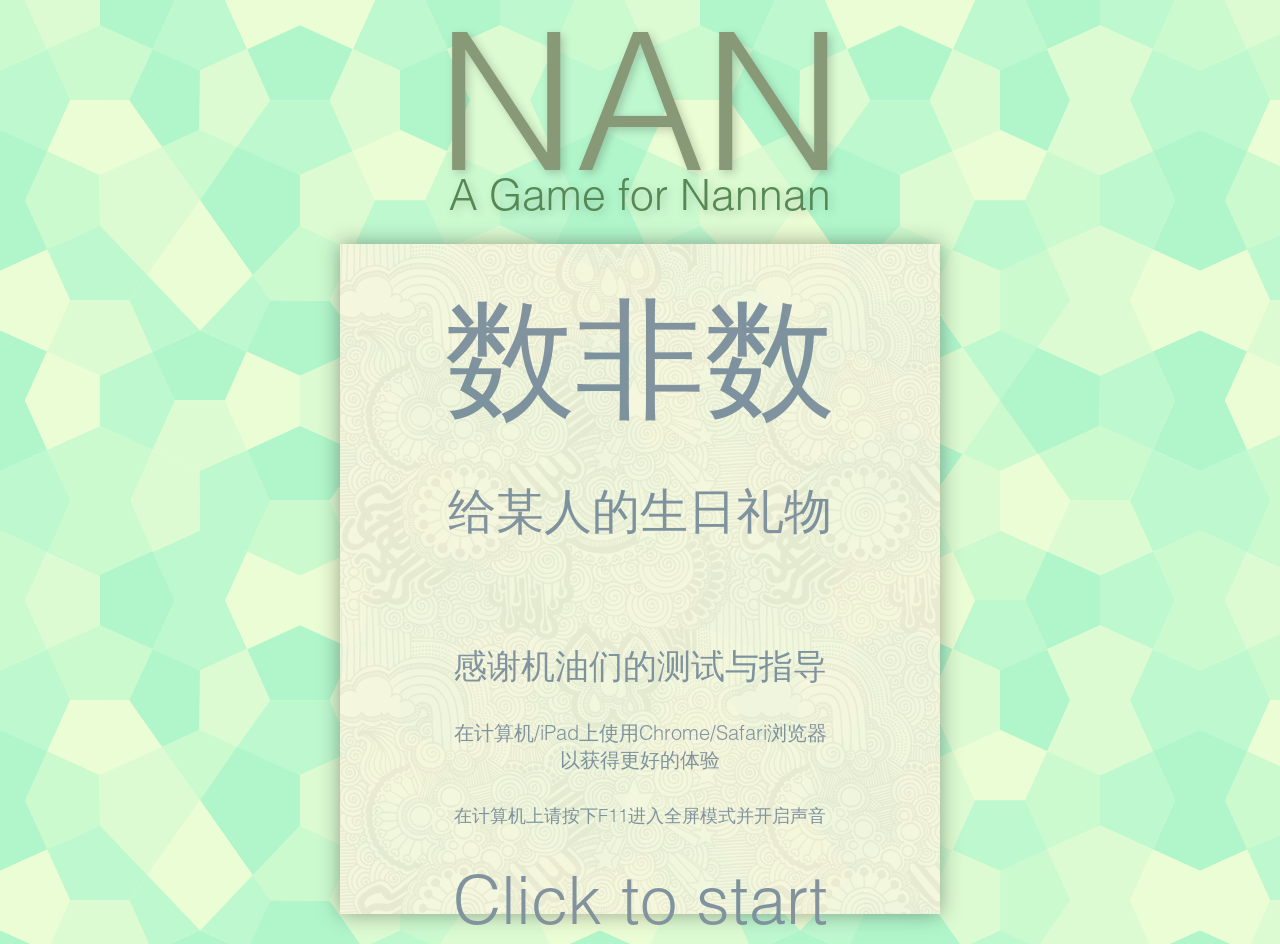
<file: index.html>
<!DOCTYPE html>
<html>
<head>
    <title> Not A Number</title>
    <meta charset="utf-8">
    <link rel="stylesheet" type="text/css" href="nan.css" media="all" />
    <script type="text/javascript" src="javascript/jquery-1.11.1.min.js"></script>
    <script type="text/javascript" src="javascript/color-conversion-algorithms.js"></script>
    <script type="text/javascript" src="javascript/read-css.js"></script>
    <script type="text/javascript" src="javascript/background.js" > </script>
    <script type="text/javascript" src="javascript/analyzer.js" charset="utf-8"> </script>
    <script type="text/javascript" src="javascript/mouse.js" charset="utf-8" > </script>
    <script type="text/javascript" src="javascript/grid.js" charset="utf-8" > </script>
    <script type="text/javascript" src="javascript/elements.js" charset="utf-8" > </script>
    <script type="text/javascript" src="javascript/game.js"  charset="utf-8"> </script>
    <script type="text/javascript" src="javascript/rotateTask.js"  charset="utf-8"> </script>
    <script type="text/javascript" src="javascript/audioPlayer.js" charset="utf-8" > </script>
</head>
<body>
  <div id="title" style="position:relative;">
    <div id = "title-1" class = "title" style="color: #897; line-height: 80%; font-size: 192px; margin: 20px 0 0 0; text-shadow: 3px 3px 10px hsla(0, 0%, 0%, 0.2)">NAN</div>
<!--     <div id = "title-2" class = "title" style="color: #383; line-height: 90%; font-size: 60.4px; text-shadow: 3px 3px 10px hsla(0, 0%, 0%, 0.2);">Not A Number</div> -->
    <div id = "title-3" class = "title" style="color: #585; line-height: 95%; font-size: 42.7px; text-shadow: 3px 3px 10px hsla(0, 0%, 0%, 0.2);">A Game for Nannan</div>
  </div>
  <div id="container"  class="board" style="margin: 30px auto">
    <div id="game-area" class="board">

      <div class="score" style="z-index: 4000; top: 0px">
        0
      </div>
      <progress id="progressbar" value="100" max="100" style="position: absolute; left:53px; top: 75px; width: 496px;"></progress> 

    </div>
    <div id="number-show" class="board">
      <div id="number-show-number" class="number-show-box"> </div>
      <div id="number-show-score" class="number-show-box" style="color: #595;"> </div>
      <div id="number-show-descriptions" charset="UTF-8" class="number-show-box" style=" line-height:50px; font-family: '黑体'; margin: 0 auto;"> </div>
      <div id="number-show-hint" charset="UTF-8"> Click to continue...</div>
    </div>

    <div id="game-over-screen" class="board" style="z-index:5001;background-color: #aaf">
      <div style="font-size:70px; margin: 100px auto; text-align: center; color: #789">Game Over</div>
      <div style="font-size:50px; margin: 100px auto; text-align: center; color: #784">Your score is </div>
      <div class="score" style="top:400px">
        0
      </div>

      <div id="game-over-nan" charset="UTF-8" style="background-color: #bbf; color:#524; height: 35px; box-shadow: 0px 5px 15px #888; cursor: pointer"> I'm Nannan...</div>

      <div id="game-over-hint" charset="UTF-8" style="background-color: #4f4; color:#524; height: 35px; box-shadow: 0px 5px 15px #888; cursor: pointer"> Play Again</div>

    </div>



    <div id="welcome-screen" class="board" style="z-index: 5002">
      <div style="font-size:130px; ">数非数</div>
      <div style="font-size:48px; margin: 0px 0px 100px">给某人的生日礼物</div>

      <div style="font-size:34px; ">感谢机油们的测试与指导</div>
      <div style="font-size:20px; ">在计算机/iPad上使用Chrome/Safari浏览器<br>以获得更好的体验</div>
      <div style="font-size:18px; ">在计算机上请按下F11进入全屏模式并开启声音<div>
      <div style="font-size:67px; ">Click to start<div>

    </div>
  </div>

  <div id="how-to-play" style="margin: 30px auto; display: none;">
    <div style="width: 600px; margin: 0 auto; font-size: 20px; line-height: 120%; color: #282; text-align: center">
      在一分钟内连出你喜欢的数字<br>
      Link the grids to get your favourite numbers in 1 minute. <br>
      性质越好的数字，得分越高<br>
      More special numbers are with more points! <br> 
    </div>
  </div>
</body>
</html>
</file>
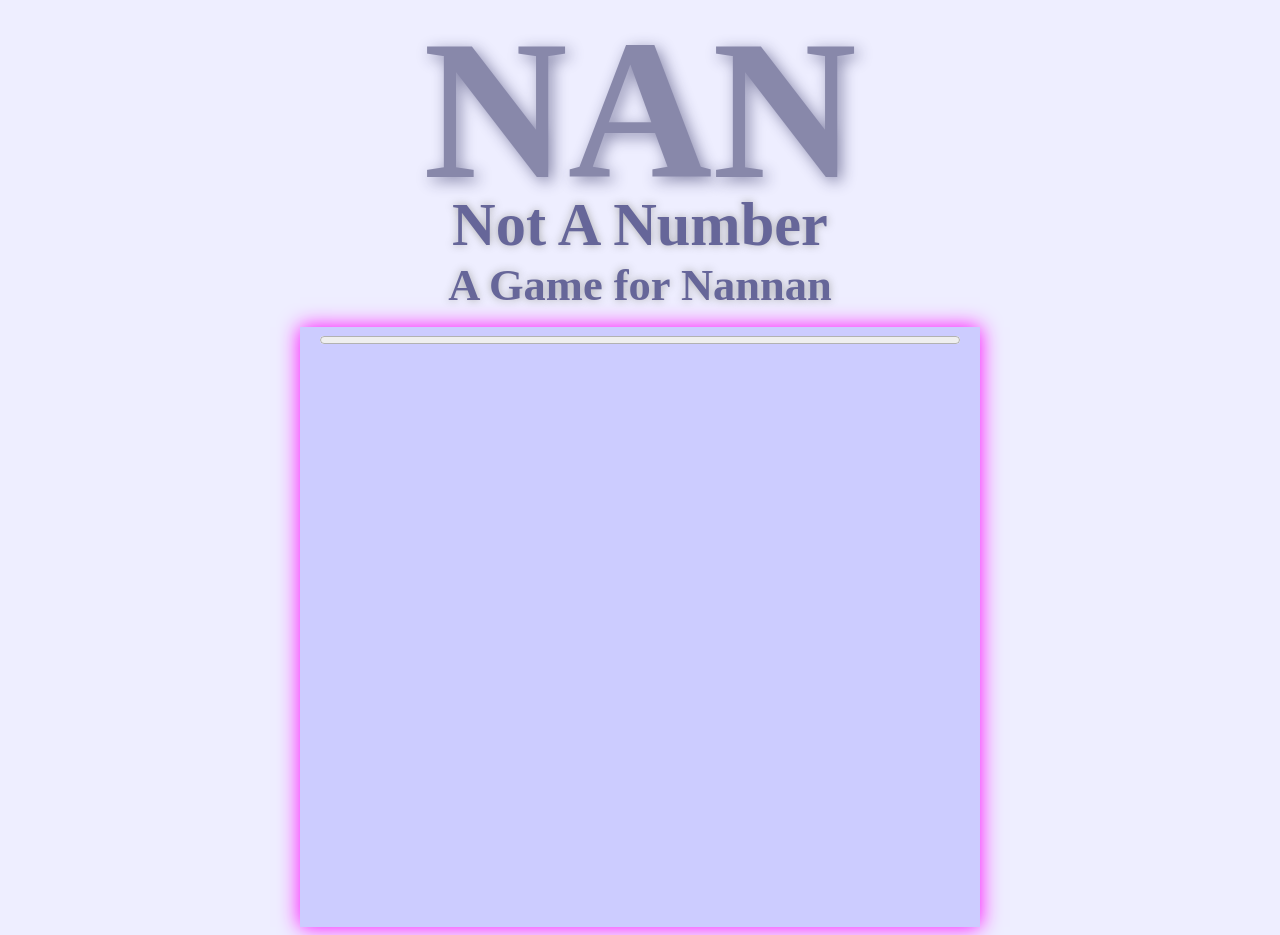
<file: nan.html>
<!DOCTYPE html>
<html>
<head>
    <script type="text/javascript" src="jquery-1.11.1.min.js"></script>
    <script type="text/javascript" src="color-conversion-algorithms.js"></script>
    <script type="text/javascript" src="coffee-script.js"></script>
    <script type="text/javascript" src="game.js" > </script>
    <link rel="stylesheet" type="text/css" href="a.css" media="all" />
    <link rel="stylesheet" type="text/css" href="a.css" media="all" />
</head>
<body>
<!--     <div  style="-webkit-ransform: rotate(15deg); background-color: #F8F8F8; height: 500px; width: 500px; text-align: center; left: 100px; top: 100px; box-shadow: 5px 5px 25px #888888; position: absolute">

    <img src="1.jpg" / style="margin: 10px 10px 0px 10px; width: 480px; height: 440px; box-shadow: 2px 2px 10px #888;">

    <p style="text-shadow: 2px 2px 10px #888;text-align: center; box-shadow: 0px 0px 10px">A Beautiful Scene</p>

    </div>
    <form>
        <input type="date" name="bday">
    </form>
 -->
  <div id="title" style="position:relative;">
    <h1 style="color: #88a; line-height:120px; font-size: 200px; text-align: center; margin:50px 0 0 0; padding: 0; text-shadow: 4px 4px 15px">NAN</h1>
    <h2 style="color: #669; line-height:10px; font-size: 60.4px; text-align: center; text-shadow: 0px 0px 8px #aaa;">Not A Number</h2>
    <h2 style="color: #669; line-height:10px; font-size: 44.5px; text-align: center; text-shadow: 0px 0px 8px #aaa;">A Game for Nannan</h2>
  </div>
  <div id="container"><!-- 
    <div id="hehehe" style="margin: 20%; text-shadow: 3px 3px 15px #888; font-size: 400%; position: absolute">
      呵呵呵呵<br>
      呵呵呵呵<br>
      呵呵呵呵<br>
      呵呵呵呵<br>
      
    </div> -->
    <progress id="progressbar" value="0" max="100" style="position: absolute; left: 20px; top: 5px; width: 640px"></progress> 
  </div>
</body>
</html>
</file>
<file: nan.css>
body {
    background-color: #eee;
    -webkit-user-select: none;
    background: url(background.png) repeat
}

#heading {
    font-family: MyHelvetica;
    
}

.square {
    position: absolute;
    width: 60px;
    height: 60px;
    margin: 2px;
    box-shadow: 2px 3px 3px hsla(0, 0%, 0%, 0.4);
    text-align: center;
    border-radius: 20%;
    -webkit-transition: border-radius 200ms;
    transition: border-radius 200ms;
}

.square:hover {
   border-radius: 50%;
}


.number {
    color: rgb(0, 127, 100);
    visibility: visible;
    font-family: MyHelvetica;
    text-align: center;
    vertical-align: middle;
    line-height: 56px;
    font-weight: bold;
    font-size: 50px;
    cursor: default;
}

.score {
    color: #595;
    font-family: MyHelvetica;
    position: absolute;
    left: 0px;
    top: 0px;
    height: 120px;
    width: 600px;
    font-size: 70px;
    text-align: center;
    vertical-align: middle;
    line-height: 70px;
}

@font-face {
    font-family: MyHelvetica;
    src: url("Helvetica/helvetica-light.otf");
}

.board {
    position:absolute;
    height: 600px;
    width: 680px;
    background: url(skulls.png) repeat
}

#container {
    margin: auto auto auto auto;
    box-shadow: 0px 0px 20px hsla(0, 0%, 0%, 0.4);
    position: relative;
    opacity: 0.9
}

.title {
    font-family: MyHelvetica;
    text-align: center;
    padding: 0;
}

.background-block {
    background-color: #090;
    box-shadow: 5px 5px 15px #000;
    position: absolute;
    opacity: 0.1;
}

#number-show {
    margin: 0 auto;
    position: absolute;
    background-color: #aaf;
    z-index: 5000;
}

div {
    font-family: MyHelvetica;
}

.number-show-box {
    font-size: 50px; margin: 50px auto; text-align: center; font-family: MyHelvetica
}

#number-show-number {
    font-size: 6.6em;
    color: #060;
}

#number-show-hint {
    font-size: 1.6em;
    color: #060;
    width: 600px;
    margin: auto auto 20px;
    position: absolute;
    bottom: -0.2em;
    text-align: center;
    font-family: MyHelvetica
}



#game-over-hint {
    font-size: 1.6em;
    color: #060;
    width: 600px;
    margin: auto auto 20px;
    position: absolute;
    bottom: -0.2em;
    text-align: center;
    font-family: MyHelvetica
}


#game-over-nan {
    font-size: 1.6em;
    color: #060;
    width: 600px;
    margin: auto auto 20px;
    position: absolute;
    bottom: 1.4em;
    text-align: center;
    font-family: MyHelvetica
}

#game-over-screen {
    position: absolute;
}

progress {  
    background-color: #f3f3f3;  
    border: 0;
    height: 18px;
    border-radius: 10%;  
}  

progress[value]::-webkit-progress-value {
    background-image:
    /*
       -webkit-linear-gradient(-45deg, 
                               transparent 33%, rgba(0, 0, 0, .1) 33%, 
                               rgba(0,0, 0, .1) 66%, transparent 66%),
       -webkit-linear-gradient(top, 
                               rgba(255, 255, 255, .25), 
                               rgba(0, 0, 0, .25)),
    */
    -webkit-linear-gradient(left, hsl(140, 54%, 70%), hsl(140, 54%, 70%));
    border-radius: 20px; 
    background-size: auto 20px, 100% 100%, 100% 100%;
    background-color: #fff;
}

progress::-webkit-progress-bar {
    background-color: #fff;
    border-radius: 9px;
    box-shadow: 3px 3px 2px hsla(0, 0%, 0%, 0.2),
                inset 0px 0px 15px hsla(0, 0%, 0%, 0.1);
}


#welcome-screen div {
    font-size:70px;
    margin: 30px auto;
    text-align: center;
    color: #789
}
</file>
<file: a.css>
body {
    background-color: #eef;
    -webkit-user-select: none;
}

#heading {
    font-family: MyHelvetica;
    
}

.square {
    position: absolute;
    width: 56px;
    height: 56px;
    margin: 2px;
    box-shadow: 3px 3px 5px #808;
    text-align: center;
}

.number {
    margin: auto auto;
//    text-shadow: 3px 3px 5px #fff;
    font-weight: bold;
    text-align: center;
    font-size: 20px;
    color: #ddd;
    cursor: default;
}


@font-face {
    font-family: MyHelvetica;
    src: url('Helvetica/helvetica-light.otf');
}

#container {
    background-color: #ccf;
    height: 600px;
    width: 680px;
    margin: auto auto auto auto;
    box-shadow: 0px 0px 20px #f0f;
    position: relative;
}

.title {
    font-family: MyHelvetica;
    text-align: center;
    padding: 0;
}

.background-block {
    background-color: #090;
    box-shadow: 1px 1px 5px #000;
    position: absolute;
    opacity: 0.4;
}
</file>
